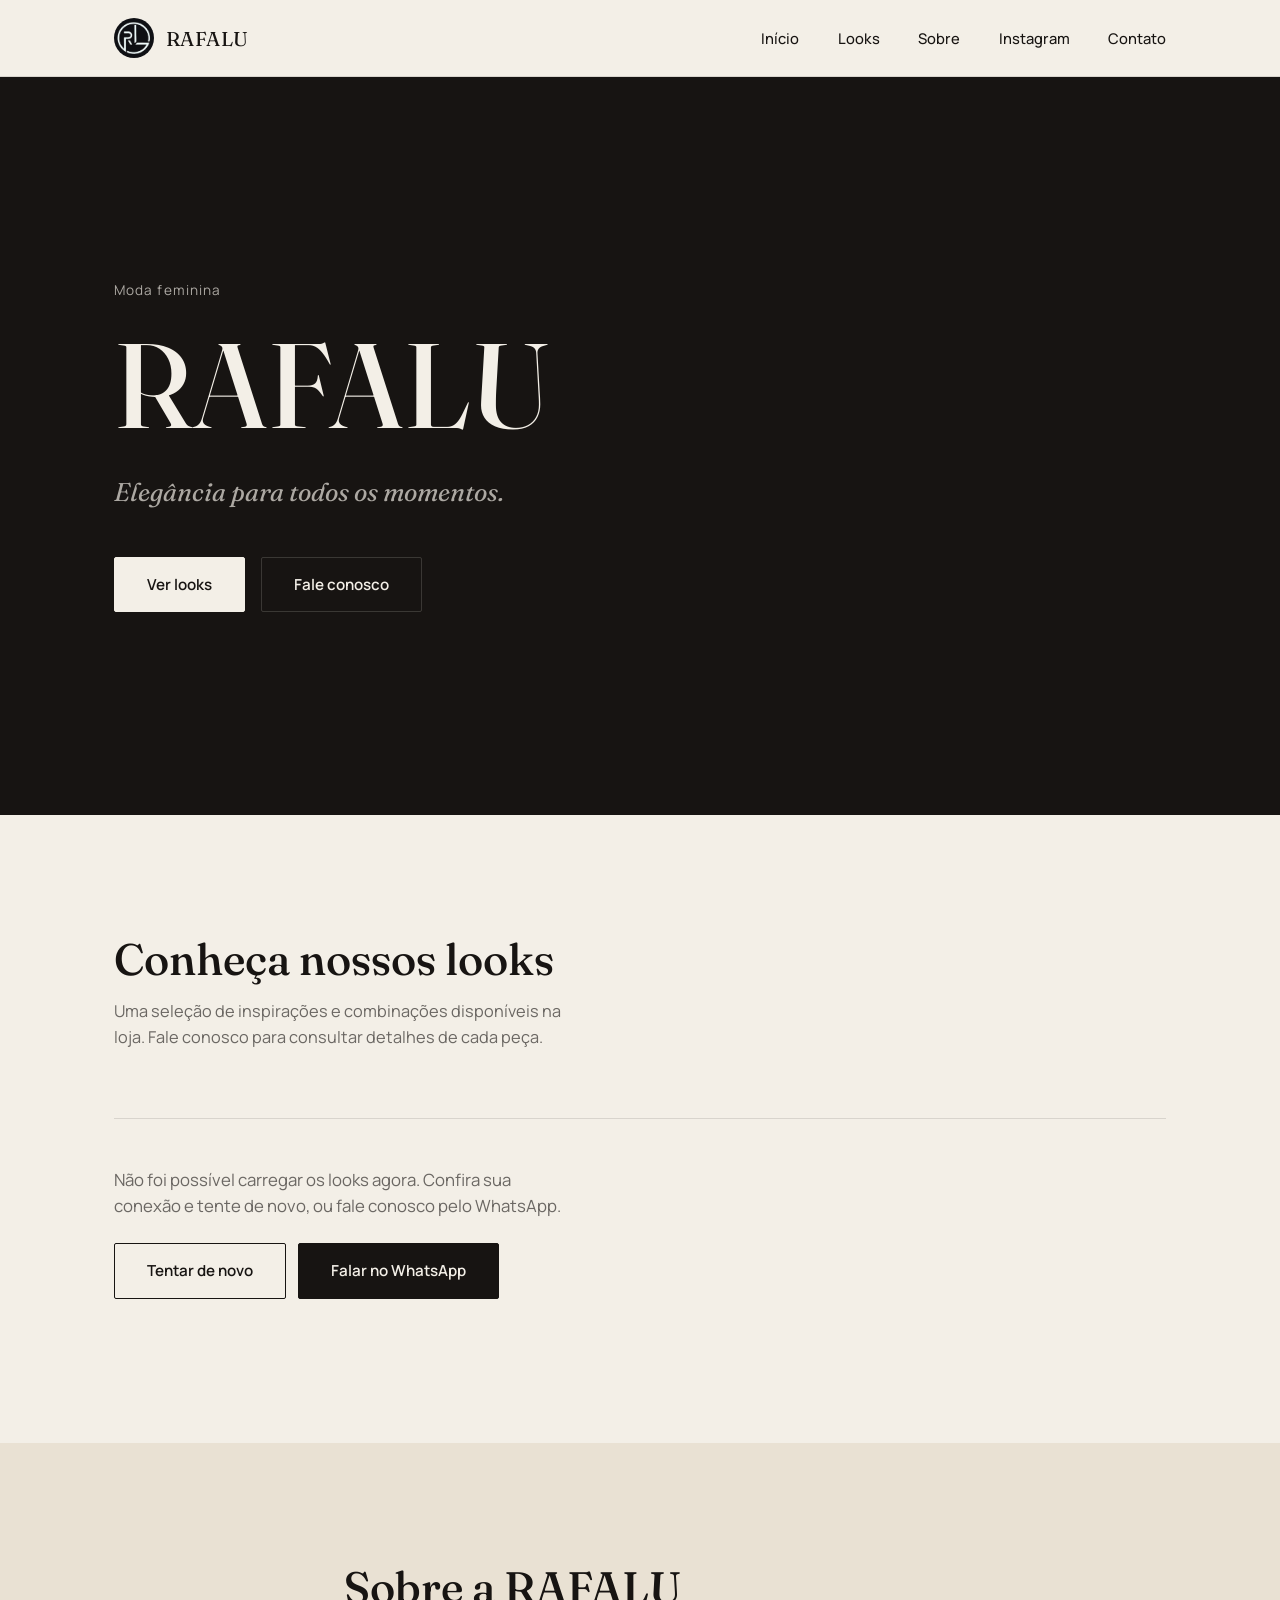
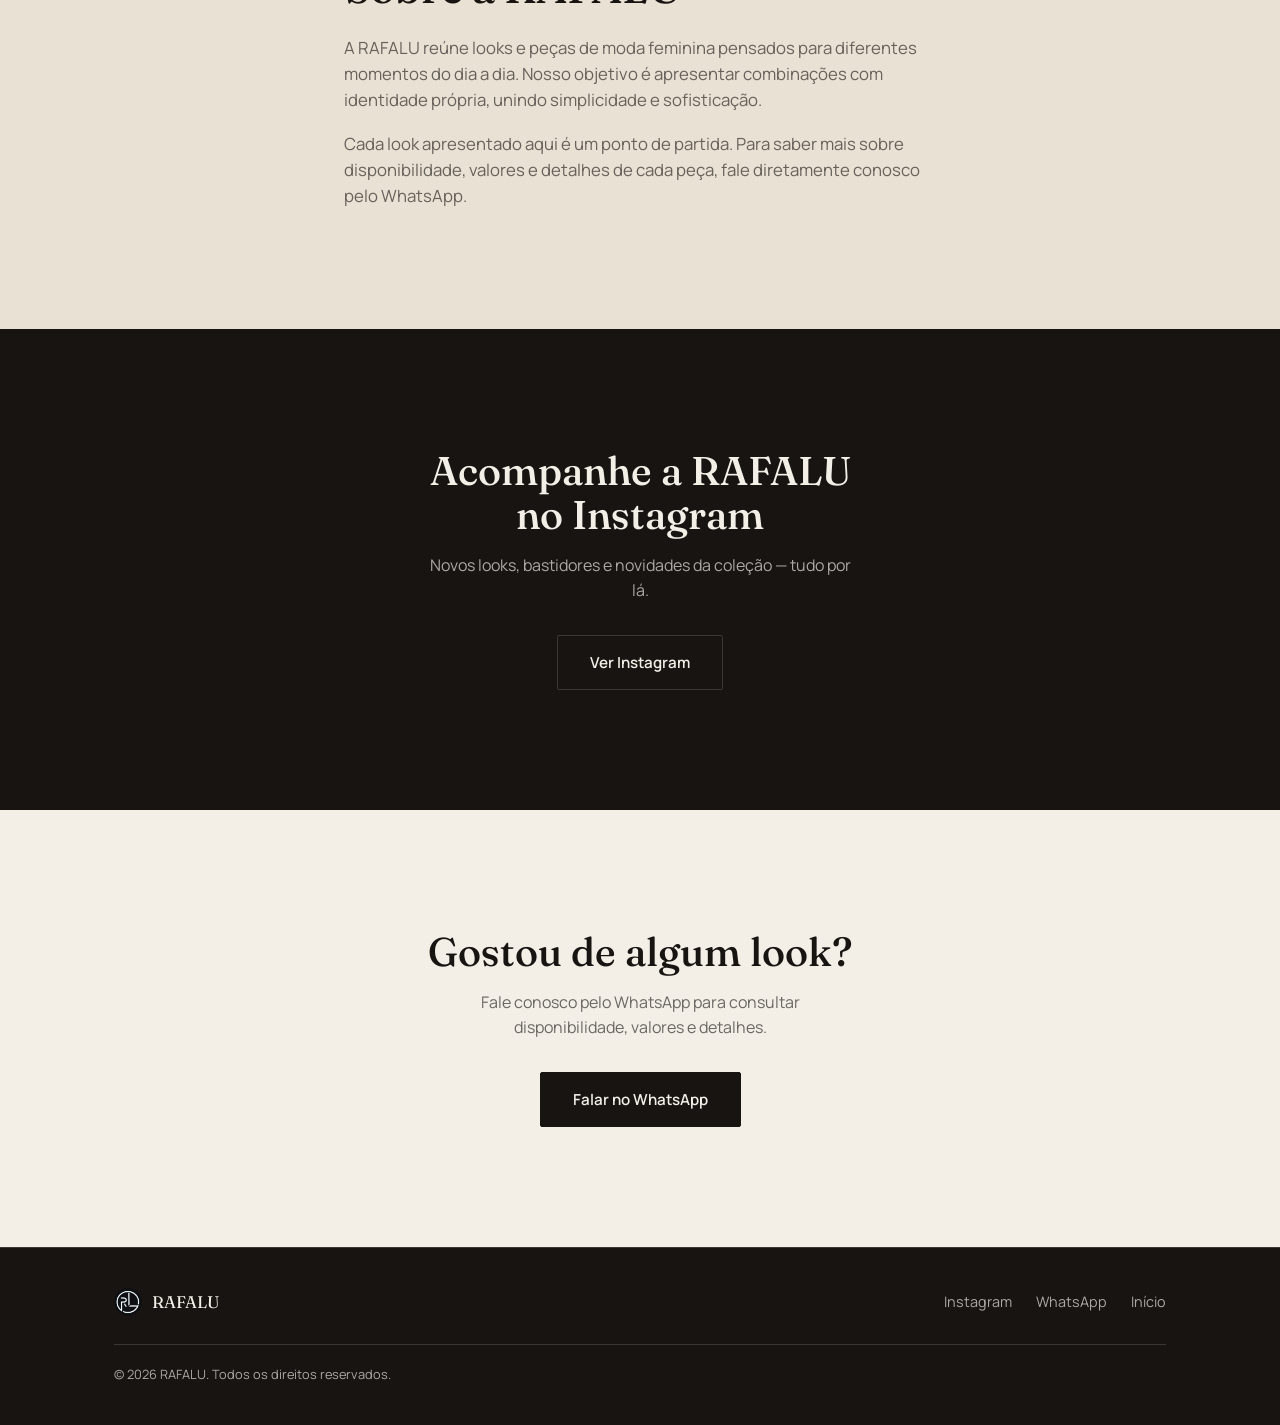
<file: index.html>
<!DOCTYPE html>
<html lang="pt-BR">
<head>
  <meta charset="UTF-8" />
  <meta name="viewport" content="width=device-width, initial-scale=1.0" />
  <title>RAFALU — Elegância para todos os momentos</title>
  <meta name="description" content="RAFALU — vitrine digital de looks femininos. Conheça as combinações da coleção e fale conosco pelo WhatsApp." />

  <!-- Open Graph básico -->
  <meta property="og:title" content="RAFALU" />
  <meta property="og:description" content="Elegância para todos os momentos. Conheça os looks da RAFALU." />
  <meta property="og:type" content="website" />
  <meta property="og:image" content="logo.png" />

  <link rel="icon" href="logo.png" type="image/png" />
  <link rel="preconnect" href="https://fonts.googleapis.com">
  <link rel="preconnect" href="https://fonts.gstatic.com" crossorigin>
  <link href="https://fonts.googleapis.com/css2?family=Fraunces:opsz,wght@9..144,400;9..144,500;9..144,600&family=Manrope:wght@400;500;600;700&display=swap" rel="stylesheet">

  <link rel="stylesheet" href="style.css?v=2" />
</head>
<body>

  <!-- HEADER -->
  <header class="site-header" id="topo">
    <div class="header-inner">
      <a class="brand" href="#topo" aria-label="RAFALU — início">
        <img src="logo.png" alt="Logo RAFALU" class="brand-logo" />
        <span class="brand-name">RAFALU</span>
      </a>

      <button class="menu-toggle" id="menuToggle" aria-expanded="false" aria-controls="menuPrincipal" aria-label="Abrir menu">
        <span></span><span></span><span></span>
      </button>

      <nav class="main-nav" id="menuPrincipal">
        <ul>
          <li><a href="#topo" class="nav-link">Início</a></li>
          <li><a href="#looks" class="nav-link">Looks</a></li>
          <li><a href="#sobre" class="nav-link">Sobre</a></li>
          <li><a href="#instagram" class="nav-link">Instagram</a></li>
          <li><a href="#contato" class="nav-link">Contato</a></li>
        </ul>
      </nav>
    </div>
  </header>

  <main>

    <!-- HERO -->
    <section class="hero" aria-label="Apresentação RAFALU">
      <div class="hero-inner">
        <p class="hero-eyebrow">Moda feminina</p>
        <h1 class="hero-title">RAFALU</h1>
        <p class="hero-tagline">Elegância para todos os momentos.</p>
        <div class="hero-actions">
          <a href="#looks" class="btn btn-primary">Ver looks</a>
          <a href="#contato" class="btn btn-ghost">Fale conosco</a>
        </div>
      </div>
    </section>

    <!-- LOOKS -->
    <section class="looks-section" id="looks" aria-label="Nossos looks">
      <div class="section-inner">
        <div class="section-heading">
          <h2>Conheça nossos looks</h2>
          <p class="section-subtitle">Uma seleção de inspirações e combinações disponíveis na loja. Fale conosco para consultar detalhes de cada peça.</p>
        </div>

        <div class="filters" id="filters" role="tablist" aria-label="Filtrar looks por categoria">
          <!-- gerado via JS a partir das categorias do Supabase -->
        </div>

        <div class="looks-grid" id="looksGrid">
          <!-- gerado via JS a partir dos looks publicados no Supabase -->
        </div>

        <!-- Vitrine vazia ou falha de conexão (preenchido e exibido via JS) -->
        <div class="looks-state" id="looksState" role="status" hidden>
          <p id="looksStateText"></p>
          <div class="looks-state-actions">
            <button type="button" class="btn btn-ghost" id="looksRetry" hidden>Tentar de novo</button>
            <a class="btn btn-primary" id="looksStateWhatsapp" href="#" target="_blank" rel="noopener">Falar no WhatsApp</a>
          </div>
        </div>

        <p class="looks-empty" id="looksEmpty" hidden>Nenhum look encontrado nesta categoria no momento.</p>
      </div>
    </section>

    <!-- SOBRE -->
    <section class="about-section" id="sobre" aria-label="Sobre a RAFALU">
      <div class="section-inner about-inner">
        <div class="about-text">
          <h2>Sobre a RAFALU</h2>
          <p>
            A RAFALU reúne looks e peças de moda feminina pensados para diferentes momentos do dia a dia.
            Nosso objetivo é apresentar combinações com identidade própria, unindo simplicidade e sofisticação.
          </p>
          <p>
            Cada look apresentado aqui é um ponto de partida. Para saber mais sobre disponibilidade,
            valores e detalhes de cada peça, fale diretamente conosco pelo WhatsApp.
          </p>
        </div>
      </div>
    </section>

    <!-- INSTAGRAM -->
    <section class="instagram-section" id="instagram" aria-label="Instagram da RAFALU">
      <div class="section-inner instagram-inner">
        <h2>Acompanhe a RAFALU no Instagram</h2>
        <p>Novos looks, bastidores e novidades da coleção — tudo por lá.</p>
        <a href="#" id="instagramLink" class="btn btn-outline-light" target="_blank" rel="noopener">Ver Instagram</a>
      </div>
    </section>

    <!-- WHATSAPP / CONTATO -->
    <section class="contact-section" id="contato" aria-label="Contato via WhatsApp">
      <div class="section-inner contact-inner">
        <h2>Gostou de algum look?</h2>
        <p>Fale conosco pelo WhatsApp para consultar disponibilidade, valores e detalhes.</p>
        <a href="#" id="whatsappLink" class="btn btn-primary" target="_blank" rel="noopener">Falar no WhatsApp</a>
      </div>
    </section>

  </main>

  <!-- FOOTER -->
  <footer class="site-footer">
    <div class="footer-inner">
      <div class="footer-brand">
        <img src="logo.png" alt="Logo RAFALU" class="footer-logo" />
        <span>RAFALU</span>
      </div>
      <ul class="footer-links">
        <li><a href="#instagram" id="footerInstagram">Instagram</a></li>
        <li><a href="#contato" id="footerWhatsapp">WhatsApp</a></li>
        <li><a href="#topo">Início</a></li>
      </ul>
      <p class="footer-copy">&copy; <span id="anoAtual"></span> RAFALU. Todos os direitos reservados.</p>
    </div>
  </footer>

  <script src="supabase-config.js?v=2"></script>
  <script src="main.js?v=2"></script>
</body>
</html>
</file>
<file: style.css>
/* ==========================================================================
   RAFALU — Design tokens
   ========================================================================== */
:root {
  --ink: #171412;
  --ink-soft: #241f1c;
  --ivory: #F3EFE7;
  --ivory-deep: #E9E1D3;
  --bronze: #A9895C;
  --line-on-dark: rgba(243, 239, 231, 0.16);
  --line-on-light: rgba(23, 20, 18, 0.12);
  --text-muted-dark: rgba(23, 20, 18, 0.62);
  --text-muted-light: rgba(243, 239, 231, 0.68);

  --font-display: 'Fraunces', Georgia, 'Times New Roman', serif;
  --font-body: 'Manrope', -apple-system, BlinkMacSystemFont, 'Segoe UI', sans-serif;

  --max-width: 1180px;
  --gutter: clamp(20px, 5vw, 64px);
}

* { box-sizing: border-box; }

html { scroll-behavior: smooth; }

@media (prefers-reduced-motion: reduce) {
  html { scroll-behavior: auto; }
  *, *::before, *::after { animation-duration: 0.01ms !important; transition-duration: 0.01ms !important; }
}

body {
  margin: 0;
  font-family: var(--font-body);
  color: var(--ink);
  background: var(--ivory);
  line-height: 1.55;
  -webkit-font-smoothing: antialiased;
}

img { max-width: 100%; display: block; }

a { color: inherit; text-decoration: none; }

h1, h2, h3 {
  font-family: var(--font-display);
  font-weight: 500;
  line-height: 1.1;
  margin: 0;
}

p { margin: 0; }

.section-inner {
  max-width: var(--max-width);
  margin: 0 auto;
  padding: clamp(64px, 10vw, 120px) var(--gutter);
}

.btn {
  display: inline-flex;
  align-items: center;
  justify-content: center;
  padding: 15px 32px;
  font-family: var(--font-body);
  font-weight: 600;
  font-size: 0.95rem;
  border-radius: 2px;
  border: 1px solid transparent;
  cursor: pointer;
  transition: background-color 0.2s ease, color 0.2s ease, border-color 0.2s ease;
}

.btn-primary {
  background: var(--ink);
  color: var(--ivory);
  border-color: var(--ink);
}
.btn-primary:hover { background: var(--ink-soft); }

.btn-ghost {
  background: transparent;
  color: var(--ink);
  border-color: var(--ink);
}
.btn-ghost:hover { background: var(--ink); color: var(--ivory); }

.btn-outline-light {
  background: transparent;
  color: var(--ivory);
  border-color: var(--line-on-dark);
}
.btn-outline-light:hover { background: var(--ivory); color: var(--ink); border-color: var(--ivory); }

:focus-visible {
  outline: 2px solid var(--bronze);
  outline-offset: 3px;
}

/* ==========================================================================
   HEADER
   ========================================================================== */
.site-header {
  position: sticky;
  top: 0;
  z-index: 50;
  background: var(--ivory);
  border-bottom: 1px solid var(--line-on-light);
}

.header-inner {
  max-width: var(--max-width);
  margin: 0 auto;
  padding: 18px var(--gutter);
  display: flex;
  align-items: center;
  justify-content: space-between;
}

.brand {
  display: flex;
  align-items: center;
  gap: 12px;
}

.brand-logo {
  width: 40px;
  height: 40px;
  border-radius: 50%;
  object-fit: cover;
}

.brand-name {
  font-family: var(--font-display);
  font-size: 1.25rem;
  letter-spacing: 0.02em;
}

.main-nav ul {
  display: flex;
  gap: clamp(20px, 3vw, 40px);
  list-style: none;
  margin: 0;
  padding: 0;
}

.nav-link {
  font-size: 0.92rem;
  font-weight: 500;
  position: relative;
  padding-bottom: 4px;
}

.nav-link::after {
  content: '';
  position: absolute;
  left: 0;
  right: 100%;
  bottom: 0;
  height: 1px;
  background: var(--ink);
  transition: right 0.25s ease;
}

.nav-link:hover::after { right: 0; }

.menu-toggle {
  display: none;
  flex-direction: column;
  justify-content: center;
  gap: 5px;
  width: 32px;
  height: 32px;
  background: none;
  border: none;
  cursor: pointer;
  padding: 0;
}

.menu-toggle span {
  display: block;
  height: 1.5px;
  background: var(--ink);
  width: 100%;
}

/* ==========================================================================
   HERO
   ========================================================================== */
.hero {
  background: var(--ink);
  color: var(--ivory);
  min-height: 82vh;
  display: flex;
  align-items: center;
}

.hero-inner {
  max-width: var(--max-width);
  margin: 0 auto;
  padding: 80px var(--gutter);
  width: 100%;
}

.hero-eyebrow {
  font-size: 0.85rem;
  letter-spacing: 0.08em;
  color: var(--text-muted-light);
  margin-bottom: 18px;
}

.hero-title {
  font-size: clamp(3.2rem, 12vw, 7.5rem);
  letter-spacing: 0.01em;
}

.hero-tagline {
  font-family: var(--font-display);
  font-style: italic;
  font-size: clamp(1.15rem, 2.4vw, 1.6rem);
  color: var(--text-muted-light);
  margin-top: 22px;
  max-width: 30ch;
}

.hero-actions {
  display: flex;
  flex-wrap: wrap;
  gap: 16px;
  margin-top: 44px;
}

.hero .btn-ghost {
  color: var(--ivory);
  border-color: var(--line-on-dark);
}
.hero .btn-ghost:hover { background: var(--ivory); color: var(--ink); border-color: var(--ivory); }

.hero .btn-primary {
  background: var(--ivory);
  color: var(--ink);
  border-color: var(--ivory);
}
.hero .btn-primary:hover { background: var(--ivory-deep); }

/* ==========================================================================
   LOOKS
   ========================================================================== */
.section-heading {
  max-width: 46ch;
  margin-bottom: 48px;
}

.section-heading h2 {
  font-size: clamp(2rem, 4vw, 2.75rem);
  margin-bottom: 16px;
}

.section-subtitle {
  color: var(--text-muted-dark);
  font-size: 1.02rem;
}

.filters {
  display: flex;
  flex-wrap: wrap;
  gap: clamp(16px, 3vw, 32px);
  margin-bottom: 40px;
  border-bottom: 1px solid var(--line-on-light);
  padding-bottom: 20px;
}

.filter-btn {
  background: none;
  border: none;
  font-family: var(--font-body);
  font-size: 0.95rem;
  font-weight: 600;
  color: var(--text-muted-dark);
  cursor: pointer;
  padding: 4px 0;
  position: relative;
}

.filter-btn::after {
  content: '';
  position: absolute;
  left: 0;
  right: 0;
  bottom: -21px;
  height: 2px;
  background: var(--ink);
  transform: scaleX(0);
  transition: transform 0.2s ease;
}

.filter-btn:hover { color: var(--ink); }

.filter-btn[aria-pressed="true"] {
  color: var(--ink);
}
.filter-btn[aria-pressed="true"]::after { transform: scaleX(1); }

.looks-grid {
  display: grid;
  grid-template-columns: repeat(3, 1fr);
  gap: clamp(20px, 3vw, 36px);
}

.look-card {
  display: flex;
  flex-direction: column;
}

.look-card:nth-child(3n+1) { grid-row: span 1; }

.look-media {
  position: relative;
  overflow: hidden;
  background: var(--ivory-deep);
  aspect-ratio: 3 / 4;
  margin-bottom: 18px;
}

.look-media img {
  width: 100%;
  height: 100%;
  object-fit: cover;
  transition: transform 0.4s ease;
}

.look-card:hover .look-media img { transform: scale(1.035); }

.look-category {
  position: absolute;
  top: 14px;
  left: 14px;
  background: var(--ivory);
  color: var(--ink);
  font-size: 0.72rem;
  font-weight: 700;
  letter-spacing: 0.04em;
  padding: 5px 10px;
}

.look-name {
  font-family: var(--font-display);
  font-size: 1.3rem;
  margin-bottom: 8px;
}

.look-description {
  color: var(--text-muted-dark);
  font-size: 0.94rem;
  margin-bottom: 18px;
  flex-grow: 1;
}

.look-cta {
  align-self: flex-start;
  padding: 11px 22px;
  font-size: 0.85rem;
}

.looks-empty {
  text-align: center;
  color: var(--text-muted-dark);
  padding: 40px 0;
}

/* Sem descrição: o título ocupa o espaço livre e o botão fica alinhado embaixo. */
.look-card.no-desc .look-name {
  flex-grow: 1;
  margin-bottom: 18px;
}

/* Foto que não carregou: mesmo formato 3:4, sem desmontar a grade. */
.look-photo-missing {
  position: absolute;
  inset: 0;
  display: grid;
  place-items: center;
  padding: 16px;
  text-align: center;
  font-size: 0.9rem;
  color: var(--text-muted-dark);
}

/* Carregando: blocos neutros com o formato dos cards (sem animação). */
.look-skeleton {
  aspect-ratio: 3 / 4;
  background: var(--ivory-deep);
}

/* O atributo "hidden" precisa vencer o display dos botões (.btn é inline-flex). */
.btn[hidden] { display: none; }

/* Vitrine vazia ou falha de conexão. */
.looks-state {
  max-width: 46ch;
  padding: 8px 0 24px;
}
.looks-state p {
  color: var(--text-muted-dark);
  font-size: 1.05rem;
  margin-bottom: 24px;
}
.looks-state-actions {
  display: flex;
  flex-wrap: wrap;
  gap: 12px;
}

/* ==========================================================================
   ABOUT
   ========================================================================== */
.about-section {
  background: var(--ivory-deep);
}

.about-inner {
  max-width: 720px;
}

.about-text h2 {
  font-size: clamp(2rem, 4vw, 2.75rem);
  margin-bottom: 24px;
}

.about-text p {
  color: var(--text-muted-dark);
  font-size: 1.05rem;
  margin-bottom: 18px;
}

.about-text p:last-child { margin-bottom: 0; }

/* ==========================================================================
   INSTAGRAM
   ========================================================================== */
.instagram-section {
  background: var(--ink);
  color: var(--ivory);
}

.instagram-inner {
  text-align: center;
  max-width: 560px;
}

.instagram-inner h2 {
  font-size: clamp(1.9rem, 4vw, 2.5rem);
  margin-bottom: 16px;
}

.instagram-inner p {
  color: var(--text-muted-light);
  margin-bottom: 32px;
}

/* ==========================================================================
   CONTACT / WHATSAPP
   ========================================================================== */
.contact-section {
  background: var(--ivory);
}

.contact-inner {
  text-align: center;
  max-width: 560px;
}

.contact-inner h2 {
  font-size: clamp(1.9rem, 4vw, 2.5rem);
  margin-bottom: 16px;
}

.contact-inner p {
  color: var(--text-muted-dark);
  margin-bottom: 32px;
}

/* ==========================================================================
   FOOTER
   ========================================================================== */
.site-footer {
  background: var(--ink);
  color: var(--text-muted-light);
  border-top: 1px solid var(--line-on-dark);
}

.footer-inner {
  max-width: var(--max-width);
  margin: 0 auto;
  padding: 40px var(--gutter);
  display: flex;
  flex-wrap: wrap;
  align-items: center;
  justify-content: space-between;
  gap: 20px;
}

.footer-brand {
  display: flex;
  align-items: center;
  gap: 10px;
  color: var(--ivory);
  font-family: var(--font-display);
  font-size: 1.05rem;
}

.footer-logo {
  width: 28px;
  height: 28px;
  border-radius: 50%;
  object-fit: cover;
}

.footer-links {
  display: flex;
  gap: 24px;
  list-style: none;
  margin: 0;
  padding: 0;
  font-size: 0.9rem;
}

.footer-links a:hover { color: var(--ivory); }

.footer-copy {
  width: 100%;
  font-size: 0.8rem;
  border-top: 1px solid var(--line-on-dark);
  padding-top: 20px;
  margin-top: 8px;
}

/* ==========================================================================
   RESPONSIVE
   ========================================================================== */
@media (max-width: 860px) {
  .looks-grid { grid-template-columns: repeat(2, 1fr); }
}

@media (max-width: 640px) {
  .menu-toggle { display: flex; }

  .main-nav {
    position: fixed;
    top: 77px;
    left: 0;
    right: 0;
    background: var(--ivory);
    border-bottom: 1px solid var(--line-on-light);
    transform: translateY(-8px);
    opacity: 0;
    pointer-events: none;
    transition: opacity 0.2s ease, transform 0.2s ease;
  }

  .main-nav.is-open {
    opacity: 1;
    transform: translateY(0);
    pointer-events: auto;
  }

  .main-nav ul {
    flex-direction: column;
    gap: 0;
    padding: 8px var(--gutter) 20px;
  }

  .main-nav li { border-bottom: 1px solid var(--line-on-light); }
  .main-nav li:last-child { border-bottom: none; }

  .nav-link { display: block; padding: 14px 0; }
  .nav-link::after { display: none; }

  .hero { min-height: 74vh; }

  .looks-grid { grid-template-columns: 1fr; }

  .footer-inner { flex-direction: column; align-items: flex-start; text-align: left; }
  .footer-links { flex-wrap: wrap; }
}
</file>
